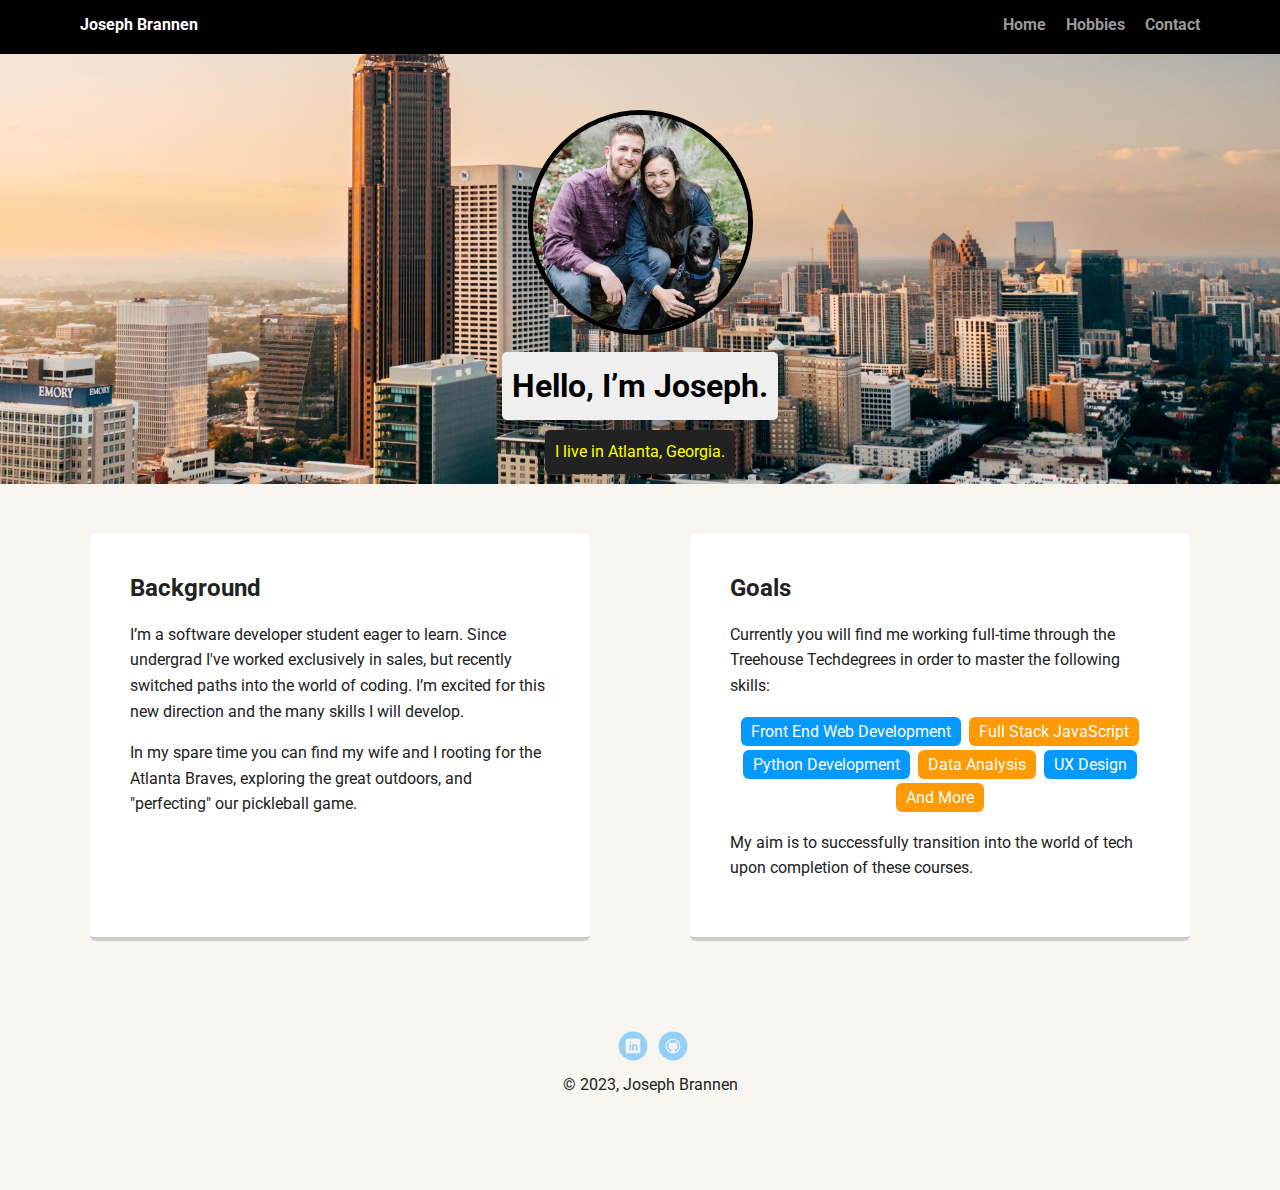
<file: portfolio_update_v1/index.html>
<!doctype html>
<html lang="en">
<head>
  <meta charset="utf-8">
  <title>Joseph Brannen's Profile</title>
  <meta name="viewport" content="width=device-width, initial-scale=1.0">
  <link rel="stylesheet" href="styles.css">
  <link href="https://fonts.googleapis.com/css?family=Muli%7CRoboto:400,300,500,700,900" rel="stylesheet"></head>
  <body>

    <nav class="main-nav">
        <ul class="nav">
          <li class="name">Joseph Brannen</li>
          <li><a href="#">Home</a></li>
          <li><a href="hobbies.html">Hobbies</a></li>
          <li><a href="contact.html">Contact</a></li>
        </ul>
    </nav>

    <header> <!--Background photo of the Atlanta Skyline goes to Lance Asper. Photo was free to download.-->
      <img src="images/familyv2.jpg" alt="Photo of Joseph Brannen's Family" class="profile-image">
      <h1 class="tag name">Hello, I’m Joseph.</h1>
      <p class="tag location">I live in Atlanta, Georgia.</p>
    </header>

    <main class="flex">
      <section class="card">
        <h2>Background</h2>
        <p>I’m a software developer student eager to learn. Since undergrad I've worked exclusively in sales, but recently switched paths into the world of coding. I’m excited for this new direction and the many skills I will develop.</p>
        <p>In my spare time you can find my wife and I rooting for the Atlanta Braves, exploring the great outdoors, and "perfecting" our pickleball game.</p>
      </section> 

      <section class="card">
        <h2>Goals</h2>
        <p>Currently you will find me working full-time through the Treehouse Techdegrees in order to master the following skills:</p>
        <ul class="skills">
          <li>Front End Web Development</li>
          <li>Full Stack JavaScript</li>
          <li>Python Development</li>
          <li>Data Analysis</li>
          <li>UX Design</li>
          <li>And More</li>
        </ul>
        <p>My aim is to successfully transition into the world of tech upon completion of these courses.</p>
      </section> 

    </main>
    <footer>
      <ul>
        <li><a href="https://www.linkedin.com/in/josephbrannen/" target="_blank" class="social linkedin">LinkedIn</a></li>
        <li><a href="https://github.com/Joseph-Brannen" target="_blank" class="social github">Github</a></li>
      </ul>
      <p class="copyright">&copy; 2023, Joseph Brannen</p>
    </footer>
  </body>
  </html>
</file>
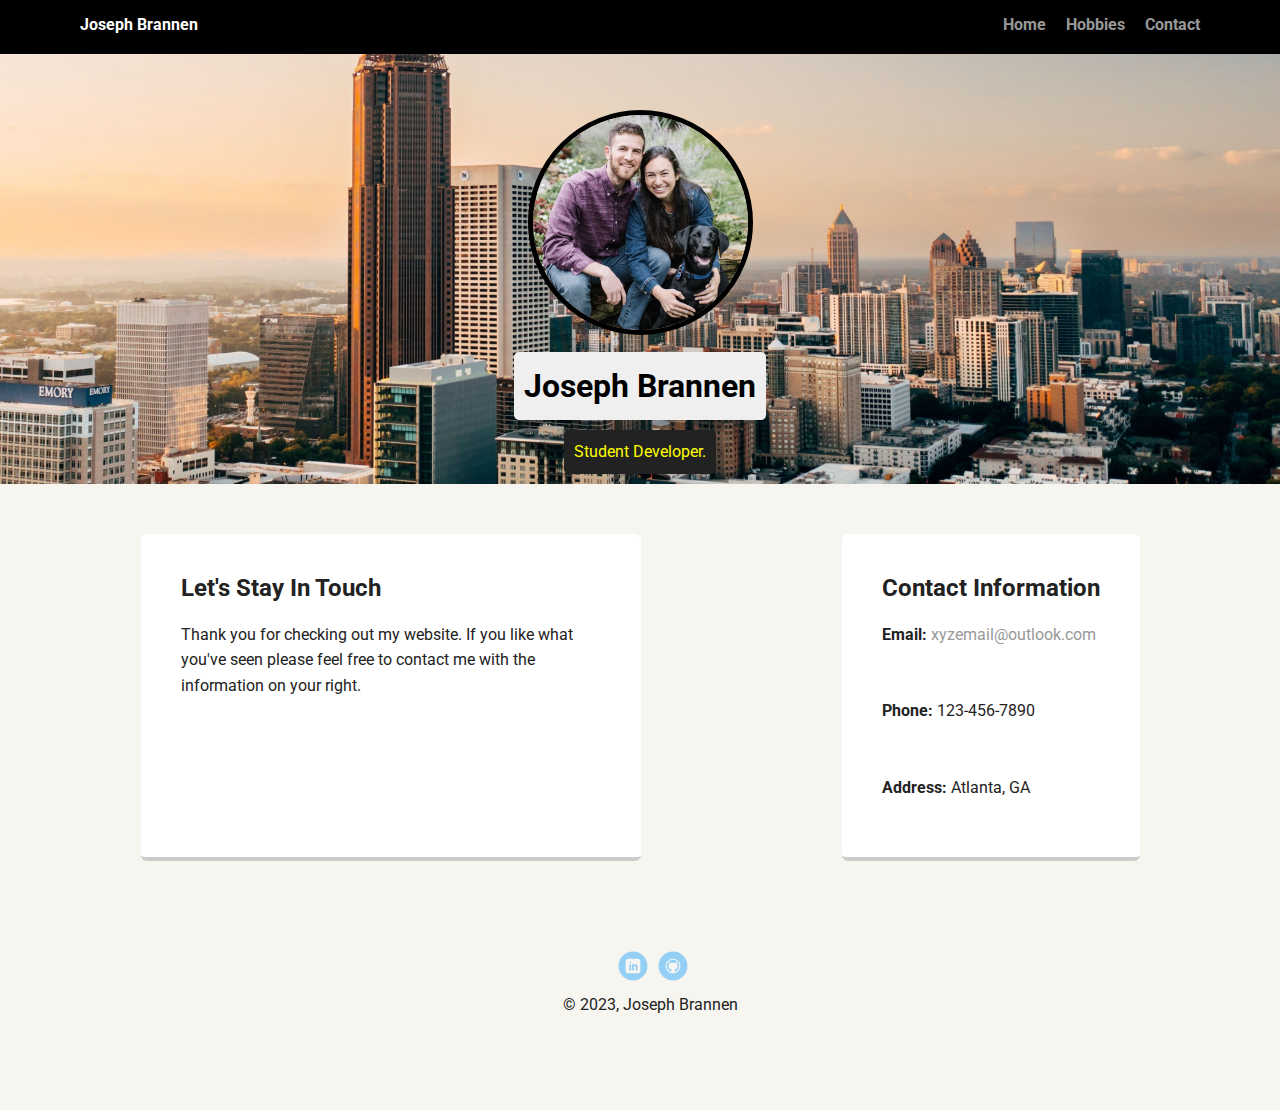
<file: portfolio_update_v1/contact.html>
<!doctype html>
<html lang="en">
<head>
  <meta charset="utf-8">
  <title>Joseph Brannen's Contact</title>
  <meta name="viewport" content="width=device-width, initial-scale=1.0">
  <link rel="stylesheet" href="styles.css">
  <link href="https://fonts.googleapis.com/css?family=Muli%7CRoboto:400,300,500,700,900" rel="stylesheet"></head>
  <body>

    <nav class="main-nav">
      <ul class="nav">
        <li class="name">Joseph Brannen</li>
        <li><a href="index.html">Home</a></li>
        <li><a href="hobbies.html">Hobbies</a></li>
        <li><a href="#">Contact</a></li>
      </ul>
    </nav>

    <header> <!--Background photo of the Atlanta Skyline goes to Lance Asper. Photo was free to download.-->
      <img src="images/familyv2.jpg" alt="Photo of Joseph Brannen's Family" class="profile-image">
      <h1 class="tag name">Joseph Brannen</h1>
      <p class="tag location">Student Developer.</p>
    </header>

    <main class="flex">
      <section class="card">
        <h2>Let's Stay In Touch</h2>
        <p>Thank you for checking out my website. If you like what you've seen please feel free to contact me with the information on your right.</p>
      </section>

      <section class="card">
        <h2>Contact Information</h2>
        <p><Strong>Email:</Strong><a href="mailto:xyzemail">&nbsp;xyzemail@outlook.com</a></p><br>
        <p><strong>Phone:</strong>&nbsp;123-456-7890</p><br>
        <P><strong>Address:</strong>&nbsp;Atlanta, GA</P>
      </section>  

    </main>
    <footer>
      <ul>
        <li><a href="https://www.linkedin.com/in/josephbrannen/" target="_blank" class="social linkedin">LinkedIn</a></li>
        <li><a href="https://github.com/Joseph-Brannen" target="_blank" class="social github">Github</a></li>
      </ul>
      <p class="copyright">&copy; 2023, Joseph Brannen</p>
    </footer>
  </body>
  </html>
</file>
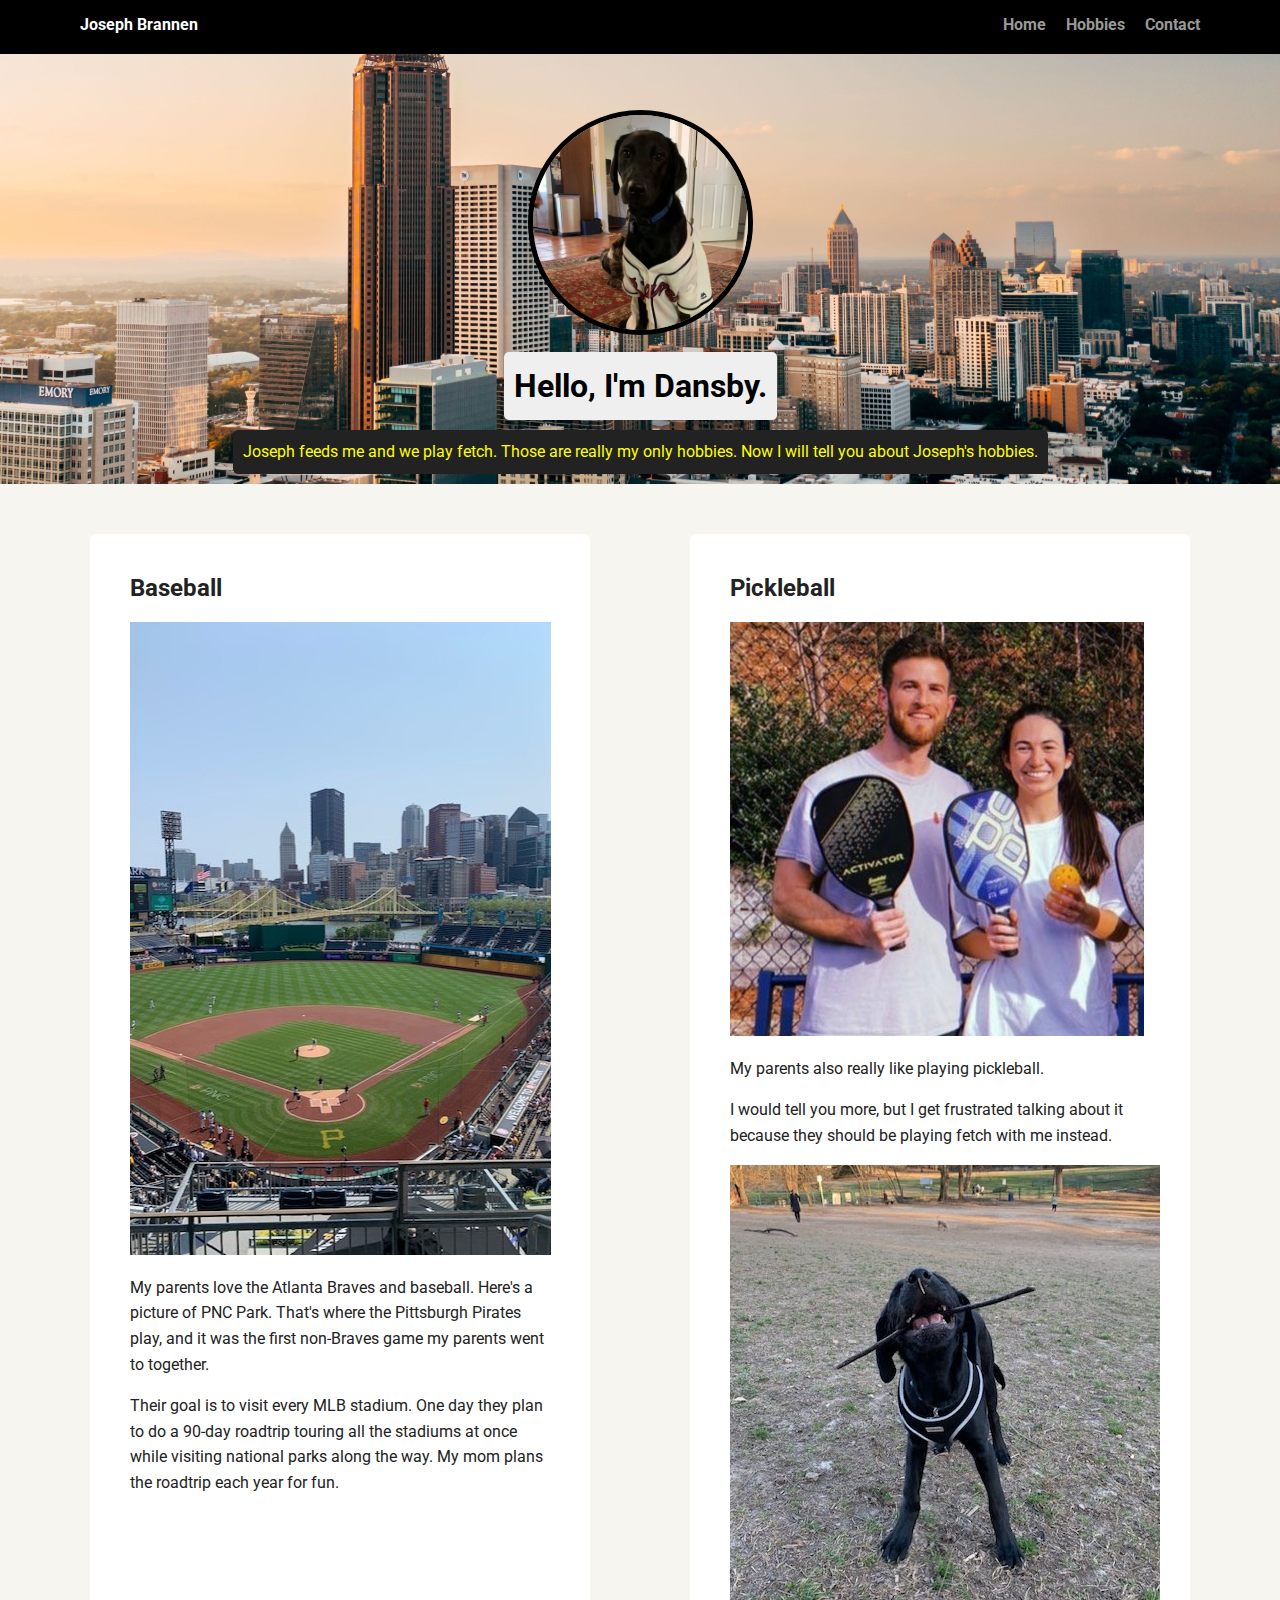
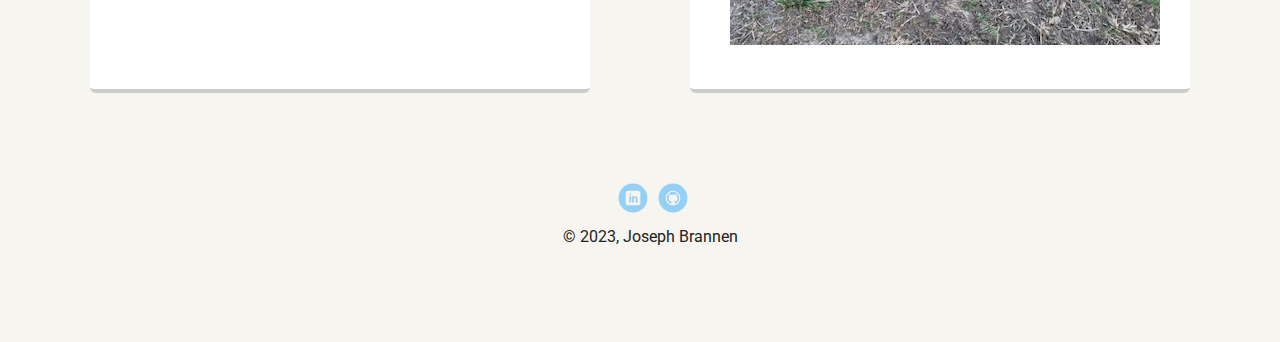
<file: portfolio_update_v1/hobbies.html>
<!doctype html>
<html lang="en">
<head>
  <meta charset="utf-8">
  <title>Joseph Brannen's Hobbies</title>
  <meta name="viewport" content="width=device-width, initial-scale=1.0">
  <link rel="stylesheet" href="styles.css">
  <link href="https://fonts.googleapis.com/css?family=Muli%7CRoboto:400,300,500,700,900" rel="stylesheet"></head>
  <body>

    <nav class="main-nav">
        <ul class="nav">
          <li class="name">Joseph Brannen</li>
          <li><a href="index.html">Home</a></li>
          <li><a href="#">Hobbies</a></li>
          <li><a href="contact.html">Contact</a></li>
        </ul>
    </nav>

    <header> <!--Background photo of the Atlanta Skyline goes to Lance Asper. Photo was free to download.-->
      <img src="images/dansbyv4.JPEG" alt="Photo of Joseph's Dog" class="profile-image">
      <h1 class="tag name">Hello, I'm Dansby.</h1>
      <p class="tag location">Joseph feeds me and we play fetch. Those are really my only hobbies. Now I will tell you about Joseph's hobbies.</p>
    </header>

    <main class="flex">
      <section class="card">
        <h2>Baseball</h2>
        <img src="images/piratesv2.jpg" alt="Photo of PNC Park" class="profile-image">
        <p>My parents love the Atlanta Braves and baseball. Here's a picture of PNC Park. That's where the Pittsburgh Pirates play, and it was the first non-Braves game my parents went to together.</p>
        <p>Their goal is to visit every MLB stadium. One day they plan to do a 90-day roadtrip touring all the stadiums at once while visiting national parks along the way. My mom plans the roadtrip each year for fun.</p> 
       </section> 

      <section class="card">
        <h2>Pickleball</h2>
        <img src="images/pickleball.JPEG" alt="couple posing for picture with pickleball paddles">
        <p>My parents also really like playing pickleball.</p>
        <p>I would tell you more, but I get frustrated talking about it because they should be playing fetch with me instead.</p>
        <img src="images/dansbyv5.jpg" alt="dog playing fetch">
      </section> 

    </main>
    <footer>
      <ul>
        <li><a href="https://www.linkedin.com/in/josephbrannen/" target="_blank" class="social linkedin">LinkedIn</a></li>
        <li><a href="https://github.com/Joseph-Brannen" target="_blank" class="social github">Github</a></li>
      </ul>
      <p class="copyright">&copy; 2023, Joseph Brannen</p>
    </footer>
  </body>
  </html>
</file>
<file: portfolio_update_v1/styles.css>
/* Global Layout Set-up */
* { 
  box-sizing: border-box;
}
  
body {
  margin: 0;
  padding: 0;
  text-align: center;
  font-family: 'Roboto', sans-serif;
  color: #222;
  background: #f7f5f0;
}
/* Link Styles */

a {
  text-decoration: none;
  color: #999;
}
a:hover {
  color: #6633ff;
}

/* Section Styles */

.main-nav {
  width: 100%;
  background: black;
  min-height: 30px;
  padding: 10px;
  position: fixed;
  text-align: center;
}
.nav {
  display: flex;
  justify-content: space-around;
  font-weight: 700;
  list-style-type: none;
  margin: 0 auto;
  padding: 0;
}

.nav .name {
    display: block;
    margin-right: auto;
    color: white;
}
.nav li {
  padding: 5px 10px 10px 10px;
}
.nav a {
  transition: all .5s;
}
.nav a:hover {
  color: white
}

header {
  text-align: center;
  background: url('images/atlantav4.jpg') no-repeat center;
  background-size: cover;
  overflow: hidden;
  padding-top: 60px;
}
header {
  line-height: 1.5;
}
header .profile-image {
  margin-top: 50px;
  width: 225px;
  height: 225px;
  border-radius: 50%;
  border: 5px solid black;
  transition: all .5s;
}
header .profile-image:hover {
  transform: scale(1.2) rotate(10deg);
}
.tag {
  background-color: #efefef;
  color: black;
  padding: 10px;
  border-radius: 5px;
  display: table;
  margin: 10px auto;
} 
.location {
  background-color: #222;
  color: yellow;
}
.card {
  margin: 30px;
  padding: 20px 40px 40px;
  max-width: 500px;
  text-align: left;
  background: #fff;
  border-bottom: 4px solid #ccc;
  border-radius: 6px;
  transition: all .5s;
}
.card:hover {
  border-color: #ff99ff;
}

ul.skills {
  padding: 0;
  text-align: center;
}

.skills li {
  border-radius: 6px;
  display: inline-block;
  background: #ff9904;
  color: white;
  padding: 5px 10px;
  margin: 2px;
}

.skills li:nth-child(odd) {
  background: #0399ff;
}

footer {
  width: 100%;
  min-height: 30px;
  padding: 20px 0 40px 20px;
}

footer .copyright {
  top: -8px;
  font-size: .75em;
}

footer ul {
  list-style-type: none;
  margin: 0;
  padding: 0;
}

footer ul li {
  display: inline-block;
}

a.social {
  display: inline-block;
  text-indent: -9999px;
  margin-left: 5px;
  width: 30px;
  height: 30px;
  background-size: 30px 30px;
  opacity: .4;
  transition: all .5s;
}
a.linkedin {
  background-image: url(images/linkedin.svg);
}
a.github {
  background-image: url(images/github.svg);
}
a.social:hover {
  opacity: 1;
}
.clearfix {
  clear: both;
}

/* Styles for larger screens */
@media screen and (min-width: 720px) {
  
  .flex {
      display: -ms-flexbox;      /* TWEENER - IE 10 */
      display: flex; 
      max-width: 1200px;
      -ms-flex-pack: distribute;
      justify-content: space-around;
      margin: 0 auto;
  }

  header {
    min-height: 470px;
  }

  .nav {
    max-width: 1200px;
    padding: 0 30px;
  }


  main {
    padding-top: 20px;
  }

  main p {
    line-height: 1.6em;
  }

  footer {
    font-size: 1.3em;
    max-width: 1200px;
    margin: 40px auto;
  }

}
</file>
